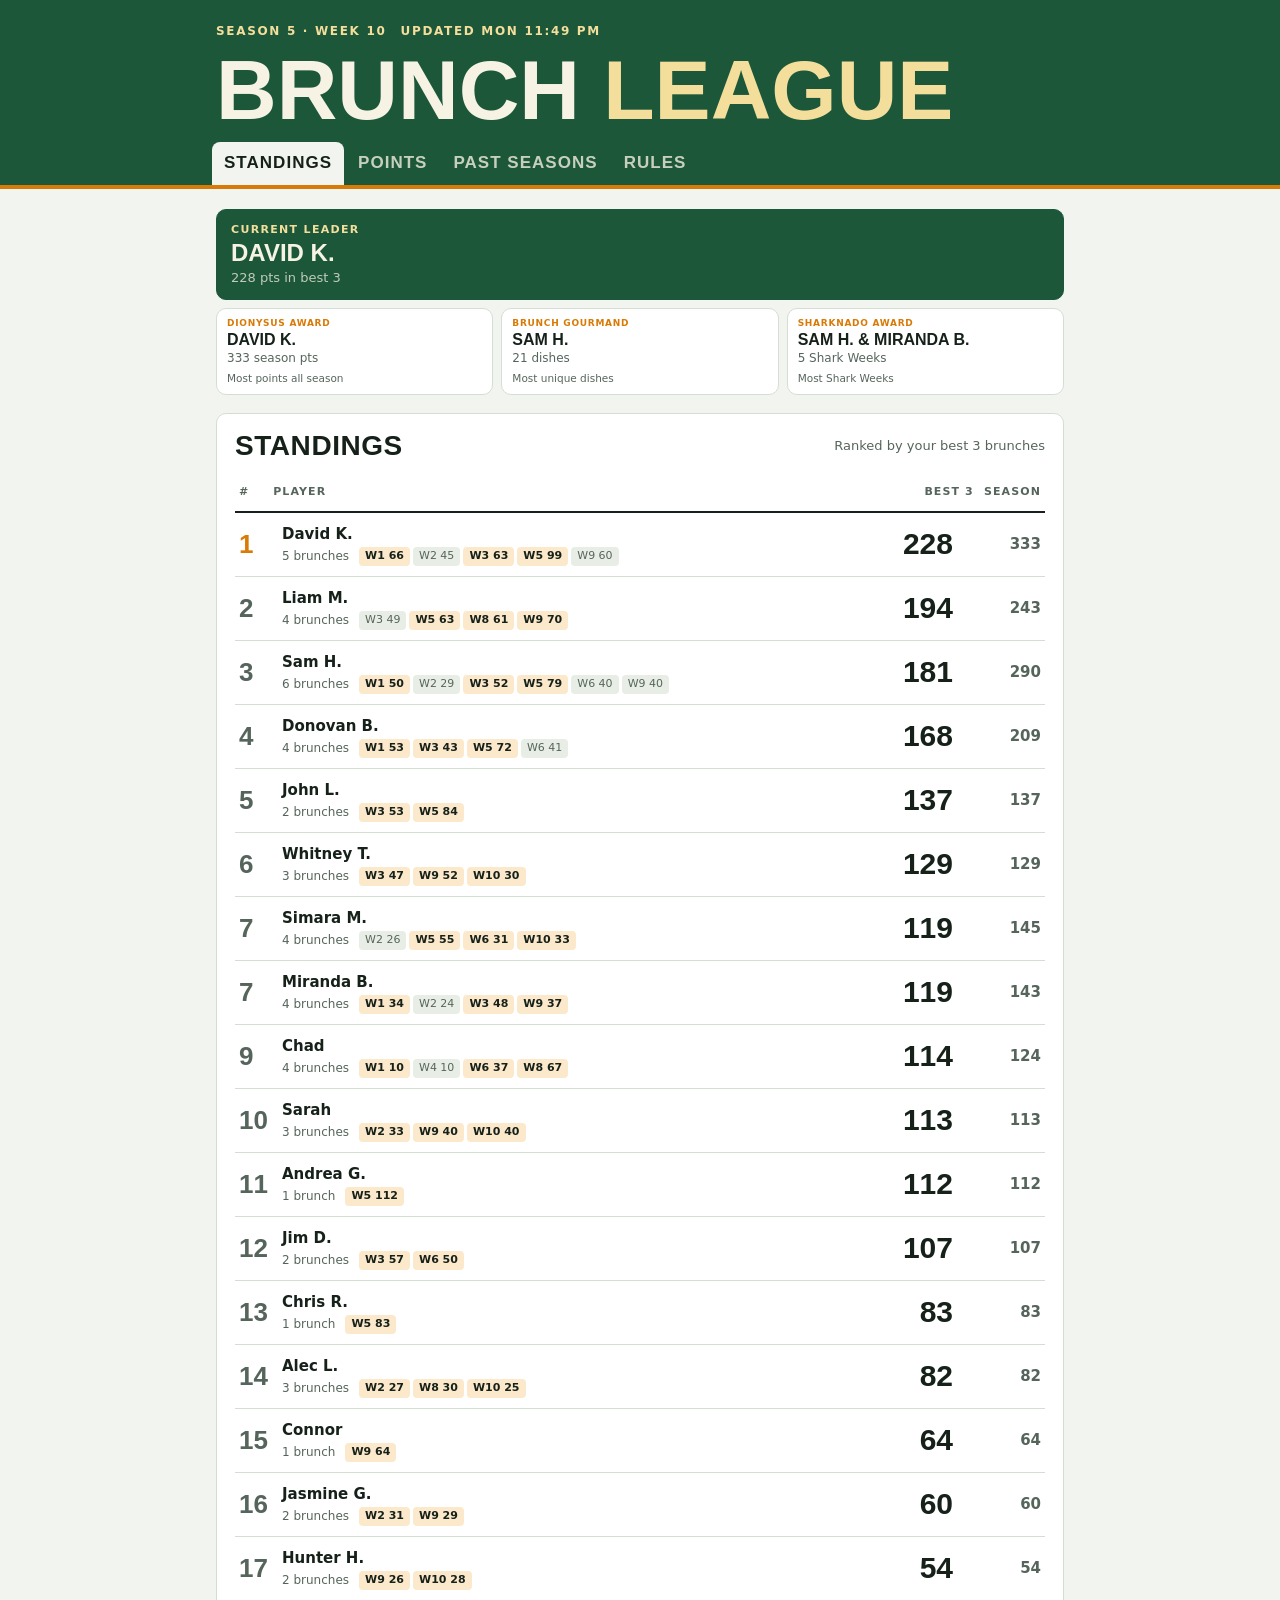
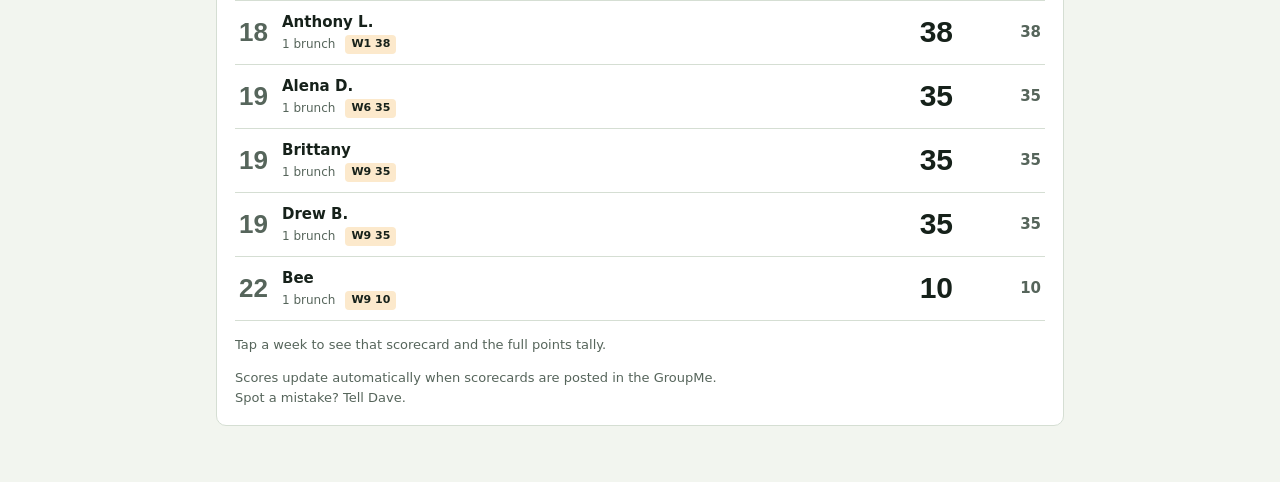
<file: index.html>
<!doctype html>
<html lang="en">
<head>
<meta charset="utf-8">
<meta name="viewport" content="width=device-width, initial-scale=1, viewport-fit=cover">
<meta name="robots" content="noindex, nofollow">
<meta http-equiv="Content-Security-Policy" content="default-src 'none'; script-src 'self' 'unsafe-inline'; style-src 'self' 'unsafe-inline' https://fonts.googleapis.com; font-src https://fonts.gstatic.com; img-src 'self' data:; connect-src 'self'; base-uri 'none'; form-action 'none'">
<meta name="referrer" content="no-referrer">
<title>Brunch League</title>
<meta name="description" content="Brunch League DC live standings">
<link rel="icon" href="data:image/svg+xml,<svg xmlns='http://www.w3.org/2000/svg' viewBox='0 0 100 100'><text y='.9em' font-size='90'>🥂</text></svg>">
<link rel="preconnect" href="https://fonts.googleapis.com">
<link rel="preconnect" href="https://fonts.gstatic.com" crossorigin>
<link href="https://fonts.googleapis.com/css2?family=Big+Shoulders+Display:wght@700;900&family=DM+Sans:opsz,wght@9..40,400;9..40,500;9..40,700&display=swap" rel="stylesheet">
<style>
/* Layout: a turf-green scoreboard band (title, update status, tabs) over one readable column of panels. */
:root {
  --bg: #F2F5EF; --surface: #FFFFFF; --surface-2: #E8EEE6; --ink: #16211A; --muted: #56655B; --line: #D5DED3;
  --turf: #1D573A; --on-turf: #F7F3E4; --champagne: #F4DE9C; --mimosa: #D97A06; --mimosa-soft: #FCE9CC;
  --yellow: #E2B000; --red: #C42238;
  --display: "Big Shoulders Display", "Arial Narrow", Impact, sans-serif;
  --body: "DM Sans", system-ui, -apple-system, "Segoe UI", sans-serif;
  --radius: 10px;
  color-scheme: light;
}
@media (prefers-color-scheme: dark) {
  :root {
    --bg: #0E1611; --surface: #16211A; --surface-2: #1D2A21; --ink: #ECF2EA; --muted: #9CAFA1; --line: #2A3A2F;
    --turf: #143D28; --mimosa: #FFAA3B; --mimosa-soft: #3A2A12; --yellow: #F2C531; --red: #FF5D72;
    color-scheme: dark;
  }
}
* { box-sizing: border-box; }
html { background: var(--bg); }
body::before { content: ""; display: block; height: env(safe-area-inset-top, 0px); background: var(--turf); }
body { margin: 0; background: var(--bg); color: var(--ink); font: 15px/1.5 var(--body); min-height: 100vh; }
button { font: inherit; color: inherit; }
:focus-visible { outline: 3px solid var(--mimosa); outline-offset: 2px; }
.num { font-variant-numeric: tabular-nums; }
[hidden] { display: none !important; }

.band { background: var(--turf); color: var(--on-turf); border-bottom: 4px solid var(--mimosa); }
.band-inner, .wrap {
  max-width: 880px; margin: 0 auto;
  padding-left: max(16px, env(safe-area-inset-left, 0px));
  padding-right: max(16px, env(safe-area-inset-right, 0px));
}
.band-inner { padding-block: 22px 0; display: grid; gap: 14px; }
.eyebrow { font-weight: 700; font-size: 12px; letter-spacing: .14em; text-transform: uppercase; color: var(--champagne); display: flex; flex-wrap: wrap; gap: 6px 14px; }
h1 { margin: 0; font: 900 clamp(44px, 11vw, 84px)/.88 var(--display); text-transform: uppercase; }
h1 span { color: var(--champagne); }
.tabs { display: flex; gap: 2px; overflow-x: auto; margin-inline: -4px; scrollbar-width: none; }
.tabs button {
  border: 0; background: transparent; color: var(--on-turf); opacity: .78; cursor: pointer;
  font: 700 17px/1 var(--display); letter-spacing: .06em; text-transform: uppercase;
  padding: 12px 12px 14px; border-radius: 8px 8px 0 0; white-space: nowrap;
}
.tabs button[aria-selected="true"] { opacity: 1; background: var(--bg); color: var(--ink); }

main.wrap { padding-block: 20px 56px; display: grid; gap: 18px; }
.panel { background: var(--surface); border: 1px solid var(--line); border-radius: var(--radius); padding: 18px; display: grid; gap: 14px; min-width: 0; }
h2 { margin: 0; font: 900 28px/1 var(--display); text-transform: uppercase; letter-spacing: .02em; }
.sub { color: var(--muted); margin: 0; max-width: 62ch; }
.row { display: flex; flex-wrap: wrap; gap: 10px; align-items: center; }
.spread { justify-content: space-between; }
.empty { text-align: center; padding: 28px 12px; color: var(--muted); }
.notice { border-radius: 8px; padding: 10px 12px; background: var(--mimosa-soft); margin: 0; }

.awards { display: grid; grid-template-columns: repeat(auto-fit, minmax(190px, 1fr)); gap: 10px; }
.award { border: 1px solid var(--line); border-radius: var(--radius); padding: 12px 14px; display: grid; gap: 2px; background: var(--surface); }
.award .k { font-size: 11px; font-weight: 700; letter-spacing: .12em; text-transform: uppercase; color: var(--mimosa); }
.award .who { font: 900 24px/1.05 var(--display); text-transform: uppercase; overflow-wrap: anywhere; }
.award .why { font-size: 13px; color: var(--muted); }
.award.champ { background: var(--turf); border-color: var(--turf); color: var(--on-turf); }
.award.champ .k { color: var(--champagne); }
.award.champ .why { color: color-mix(in srgb, var(--on-turf) 75%, transparent); }
#awards { grid-template-columns: repeat(3, minmax(0, 1fr)); gap: 8px; }
#awards .award.champ { grid-column: 1 / -1; }
#awards .award:not(.champ) { display: flex; flex-direction: column; gap: 1px; padding: 8px 10px; }
#awards .award:not(.champ) .k { font-size: 9px; letter-spacing: .08em; }
#awards .award:not(.champ) .who { font-size: 16px; }
#awards .award:not(.champ) .why { font-size: 12px; margin-bottom: 0; }
#awards .award .desc { margin-top: auto; padding-top: 4px; font-size: 10.5px; line-height: 1.3; color: var(--muted); }

.board-head, .board-row { display: grid; grid-template-columns: 2.2em minmax(0, 1fr) 5.2em 5.2em; gap: 10px; align-items: center; padding: 10px 4px; }
.board-head { font-size: 11px; font-weight: 700; letter-spacing: .1em; text-transform: uppercase; color: var(--muted); border-bottom: 2px solid var(--ink); }
.r { text-align: right; }
.board-row { border-bottom: 1px solid var(--line); }
.rank { font: 900 26px/1 var(--display); color: var(--muted); }
.board-row.first .rank { color: var(--mimosa); }
.pname { font-weight: 700; overflow-wrap: anywhere; }
.pmeta { font-size: 12px; color: var(--muted); display: flex; flex-wrap: wrap; gap: 4px 10px; align-items: center; }
.top3 { font: 900 30px/1 var(--display); text-align: right; }
.season { font-weight: 700; text-align: right; color: var(--muted); }
.wk { font-size: 11px; padding: 1px 6px; border-radius: 4px; background: var(--surface-2); color: var(--muted); }
.wk.best { background: var(--mimosa-soft); color: var(--ink); font-weight: 700; }
.weeks-strip { display: flex; gap: 3px; flex-wrap: wrap; }
.card-chip { display: inline-block; width: 10px; height: 14px; border-radius: 2px; vertical-align: -2px; }
.card-chip.y { background: var(--yellow); } .card-chip.r { background: var(--red); }

.weekpick { display: flex; gap: 6px; flex-wrap: wrap; }
.weekpick button { border: 1.5px solid var(--line); background: var(--surface); border-radius: 999px; padding: 6px 12px; font-weight: 700; cursor: pointer; }
.weekpick button[aria-pressed="true"] { background: var(--ink); color: var(--bg); border-color: var(--ink); }
.week-row { display: grid; grid-template-columns: minmax(0, 1fr) auto; gap: 12px; align-items: center; padding: 10px 0; border-bottom: 1px solid var(--line); }
.week-row .pts { font: 900 26px/1 var(--display); }
.chips { display: flex; flex-wrap: wrap; gap: 4px; }
.chip { font-size: 12px; padding: 1px 8px; border-radius: 999px; background: var(--surface-2); color: var(--muted); }
.chip.bonus { background: var(--mimosa-soft); color: var(--ink); }

.rules { display: grid; grid-template-columns: repeat(auto-fit, minmax(min(100%, 340px), 1fr)); gap: 18px; align-items: start; }
.rule-block { border: 1px solid var(--line); border-radius: var(--radius); overflow: hidden; }
.rule-block h3 { margin: 0; font: 900 20px/1 var(--display); text-transform: uppercase; letter-spacing: .03em; padding: 12px 14px; background: var(--surface-2); }
.rule-list { list-style: none; margin: 0; padding: 0; }
.rule-list li { display: flex; justify-content: space-between; align-items: center; gap: 12px; padding: 10px 14px; border-top: 1px solid var(--line); }
.rule-list .what { min-width: 0; display: grid; line-height: 1.3; }
.rule-list .what small { color: var(--muted); font-size: 12.5px; }
.pts-pill { flex: none; min-width: 3.4em; text-align: center; font: 900 18px/1 var(--display); padding: 6px 8px; border-radius: 6px; background: var(--mimosa-soft); font-variant-numeric: tabular-nums; }
.pts-pill.neg { background: color-mix(in srgb, var(--red) 16%, var(--surface)); color: var(--red); }
.pts-pill.card { display: inline-flex; align-items: center; gap: 6px; background: var(--surface-2); font-size: 15px; }
.rule-notes { margin: 0; padding: 12px 14px 14px 32px; border-top: 1px solid var(--line); display: grid; gap: 6px; }

.past-row { display: grid; grid-template-columns: 2.2em minmax(0, 1fr) 5.2em; gap: 10px; align-items: center; padding: 8px 4px; border-bottom: 1px solid var(--line); }
.past-row .rank { font-size: 22px; }
.past-row.first .rank { color: var(--mimosa); }
.past-row .top3 { font-size: 24px; }
details.before summary { cursor: pointer; font-weight: 700; padding: 6px 0; }
.past-weeks { display: grid; gap: 10px; border-top: 1px solid var(--line); padding-top: 14px; }
.past-weeks .week-row .pts { font: 900 24px/1 var(--display); }
.past-h { margin: 0; font: 900 20px/1 var(--display); text-transform: uppercase; letter-spacing: .03em; }
details.before[open] summary { margin-bottom: 6px; }

button.wk { border: 0; font: inherit; font-size: 11px; cursor: pointer; }
button.wk:hover, button.wk:focus-visible { outline: 2px solid var(--mimosa); outline-offset: 1px; }
button.week-row { width: 100%; border: 0; border-bottom: 1px solid var(--line); background: none; color: inherit; font: inherit; text-align: left; cursor: pointer; }
button.week-row:hover { background: var(--surface-2); }
.hint { font-size: 13px; color: var(--muted); margin: 0; }
.hint a { color: var(--ink); font-weight: 700; }

dialog.detail { border: 0; border-radius: var(--radius); padding: 0; width: min(640px, calc(100vw - 24px)); max-height: calc(100dvh - 24px); background: var(--surface); color: var(--ink); box-shadow: 0 20px 60px rgba(0,0,0,.35); }
dialog.detail::backdrop { background: rgba(10, 20, 14, .6); }
.detail-head { position: sticky; top: 0; display: flex; justify-content: space-between; align-items: start; gap: 12px; padding: 16px 18px 12px; background: var(--surface); border-bottom: 1px solid var(--line); }
.detail-head h3 { margin: 0; font: 900 26px/1 var(--display); text-transform: uppercase; }
.detail-head .sub { font-size: 13px; }
.detail-close { flex: none; border: 1.5px solid var(--line); background: var(--surface); color: inherit; border-radius: 999px; width: 36px; height: 36px; font-size: 20px; line-height: 1; cursor: pointer; }
.detail-body { padding: 14px 18px 18px; display: grid; gap: 14px; }
.card-photos { display: grid; gap: 8px; }
.card-photos a { display: block; border-radius: 8px; overflow: hidden; background: var(--surface-2); }
.card-photos img { display: block; width: 100%; height: auto; max-height: 60dvh; object-fit: contain; }
.tally { width: 100%; border-collapse: collapse; font-variant-numeric: tabular-nums; }
.tally td { padding: 7px 4px; border-bottom: 1px solid var(--line); vertical-align: top; }
.tally td.how { color: var(--muted); font-size: 13px; }
.tally td.pts { text-align: right; font-weight: 700; white-space: nowrap; }
.tally tr.adj td { color: var(--red); }
.tally tr.total td { border-bottom: 0; border-top: 2px solid var(--ink); font: 900 22px/1.1 var(--display); padding-top: 10px; }

@media (max-width: 520px) {
  .board-head, .board-row { grid-template-columns: 1.8em minmax(0, 1fr) 4.2em; }
  .season-h, .season { display: none; }
}
</style>
</head>
<body>
<header class="band">
  <div class="band-inner">
    <div class="eyebrow"><span id="seasonLabel">Season 5</span><span id="updated">Loading…</span></div>
    <h1>Brunch <span>League</span></h1>
    <nav class="tabs" role="tablist" aria-label="Sections">
      <button role="tab" id="tab-standings" data-tab="standings" aria-selected="true">Standings</button>
      <button role="tab" id="tab-weeks" data-tab="weeks" aria-selected="false">Points</button>
      <button role="tab" id="tab-past" data-tab="past" aria-selected="false">Past seasons</button>
      <button role="tab" id="tab-rules" data-tab="rules" aria-selected="false">Rules</button>
    </nav>
  </div>
</header>

<main class="wrap">
  <p class="notice" id="loadError" hidden>Couldn't load the scores. Check your connection and refresh.</p>

  <section id="view-standings" style="display:grid;gap:18px">
    <div class="awards" id="awards"></div>
    <div class="panel">
      <div class="row spread"><h2>Standings</h2><span class="sub" style="font-size:13px">Ranked by your best 3 brunches</span></div>
      <div id="board"><p class="empty">Loading standings…</p></div>
      <p class="hint">Tap a week to see that scorecard and the full points tally.</p>
      <p class="sub" style="font-size:13px">Scores update automatically when scorecards are posted in the GroupMe. Spot a mistake? Tell Dave.</p>
    </div>
  </section>

  <section id="view-weeks" hidden>
    <div class="panel">
      <h2>Points by week</h2>
      <p class="hint">Tap anyone's score to see their scorecard and how every point was counted.</p>
      <div class="weekpick" id="weekPick" role="group" aria-label="Week"></div>
      <div id="weekList"></div>
    </div>
  </section>

  <section id="view-past" style="display:grid;gap:18px" hidden>
    <div class="awards" id="champs"></div>
    <div id="pastList" style="display:grid;gap:18px"><p class="empty">Loading past seasons…</p></div>
  </section>

  <section id="view-rules" hidden>
    <div class="panel">
      <h2>How points work</h2>
      <p class="sub">Only your top 3 brunches count toward Champion. Every brunch counts toward the Dionysus Award.</p>
      <div class="rules">
        <div class="rule-block">
          <h3>Scoring</h3>
          <ul class="rule-list">
            <li><span class="what">Show up</span><span class="pts-pill">+8</span></li>
            <li><span class="what">RSVP yes by the deadline<small>and arrive on time</small></span><span class="pts-pill">+5</span></li>
            <li><span class="what">Organize the brunch<small>pick the place and send the Partiful</small></span><span class="pts-pill">+10</span></li>
            <li><span class="what">Referral<small>each new player you bring to the league</small></span><span class="pts-pill">+10</span></li>
            <li><span class="what">Drink<small>any non-shot drink</small></span><span class="pts-pill">+1</span></li>
            <li><span class="what">Shot</span><span class="pts-pill">+2</span></li>
            <li><span class="what">Buy someone a shot<small>with consent, max 5 a week</small></span><span class="pts-pill">+1</span></li>
            <li><span class="what">First dish</span><span class="pts-pill">+5</span></li>
            <li><span class="what">Each extra dish</span><span class="pts-pill">+1</span></li>
            <li><span class="what">Shark Week</span><span class="pts-pill">+2</span></li>
            <li><span class="what">Holy Grail<small>Shark Week everyone at brunch</small></span><span class="pts-pill">+15</span></li>
            <li><span class="what">Each bar after brunch</span><span class="pts-pill">+2</span></li>
          </ul>
        </div>
        <div style="display:grid;gap:18px">
          <div class="rule-block">
            <h3>Penalties</h3>
            <ul class="rule-list">
              <li><span class="what">Miss your reservation</span><span class="pts-pill card"><span class="card-chip y"></span>Yellow</span></li>
              <li><span class="what">Second yellow card<small>and half points the following week</small></span><span class="pts-pill neg">−10</span></li>
              <li><span class="what">More than 30 min late<small>no attendance or RSVP points</small></span><span class="pts-pill neg">+0</span></li>
              <li><span class="what">Kicked out of a bar</span><span class="pts-pill neg">−50</span></li>
            </ul>
          </div>
          <div class="rule-block">
            <h3>Awards</h3>
            <ul class="rule-list">
              <li><span class="what">Brunch League Champion<small>most points across your best 3 brunches</small></span></li>
              <li><span class="what">Dionysus Award<small>most total points all season</small></span></li>
              <li><span class="what">Brunch Gourmand<small>most dishes</small></span></li>
              <li><span class="what">Sharknado Award<small>most Shark Weeks</small></span></li>
            </ul>
          </div>
        </div>
        <div class="rule-block">
          <h3>Shark Week</h3>
          <ol class="rule-notes">
            <li>Yell "Shark Week!" and finish someone's unattended bottomless drink.</li>
            <li>A drink is fair game after 1 minute without a sip.</li>
            <li>It's safe if the owner is touching it or has said they're leaving the table.</li>
            <li>Bottomless only. After bottomless ends, it doesn't count.</li>
            <li>An illegal Shark Week scores 0, and the victim keeps their drink point.</li>
            <li>Collusion is illegal. If in doubt, ask Chad.</li>
          </ol>
        </div>
        <div class="rule-block">
          <h3>After brunch</h3>
          <ol class="rule-notes">
            <li>Brunch ends at midnight, or when fewer than 3 people are still together at a bar.</li>
            <li>Events like birthdays or a volo player party are exceptions.</li>
            <li>The playoff finale is worth more points.</li>
          </ol>
        </div>
      </div>
    </div>
  </section>
</main>

<dialog class="detail" id="detail" aria-labelledby="detailTitle">
  <div class="detail-head">
    <div style="display:grid;gap:4px;min-width:0"><h3 id="detailTitle"></h3><p class="sub" id="detailSub"></p></div>
    <button class="detail-close" id="detailClose" aria-label="Close">×</button>
  </div>
  <div class="detail-body" id="detailBody"></div>
</dialog>

<script>
(() => {
  const FIELDS = [
    ["rsvpOnTime", "RSVP on time", "bool"], ["organized", "organized", "bool"], ["referrals", "referral", "num"],
    ["late", "30+ min late", "bool"], ["drinks", "drinks", "num"], ["shots", "shots", "num"], ["shotsBought", "shots bought", "num"],
    ["dishes", "dishes", "num"], ["sharkWeeks", "Shark Weeks", "num"], ["holyGrail", "Holy Grail", "bool"],
    ["bars", "bars", "num"], ["yellowCards", "yellow cards", "num"], ["kickedOut", "kicked out", "bool"],
  ];
  const BONUS = new Set(["organized", "referrals", "holyGrail"]);
  // FIELDS labels are plural except "referral"; this gives the right form for a count.
  const ONE = { drinks: "drink", shots: "shot", "shots bought": "shot bought", dishes: "dish", "Shark Weeks": "Shark Week", bars: "bar", "yellow cards": "yellow card" };
  const plural = (label, count) => count === 1 ? (ONE[label] || label) : label === "referral" ? "referrals" : label;
  const n = v => Math.max(0, Math.round(Number(v) || 0));

  // One line per scoring rule: [what, how it was counted, points]. basePoints is their sum.
  function tallyLines(c) {
    const L = [], each = (k, label, per) => { const v = n(c[k]); if (v) L.push([label, `${v} × ${per}`, v * per]); };
    if (c.attended) L.push(c.late ? ["Showed up", "30+ min late: no attendance or RSVP points", 0] : ["Showed up", "", 8]);
    if (c.rsvpOnTime && !c.late) L.push(["RSVP'd yes by the deadline", "", 5]);
    if (c.organized) L.push(["Organized the brunch", "sent the Partiful", 10]);
    each("referrals", "Referrals", 10);
    each("drinks", "Drinks", 1);
    each("shots", "Shots", 2);
    const bought = n(c.shotsBought);
    if (bought) L.push(["Shots bought for others", bought > 5 ? `${bought}, max 5 count` : `${bought} × 1`, Math.min(bought, 5)]);
    const dishes = n(c.dishes);
    if (dishes) L.push(["Dishes", dishes === 1 ? "first dish" : `first dish 5 + ${dishes - 1} extra × 1`, 5 + dishes - 1]);
    each("sharkWeeks", "Shark Weeks", 2);
    if (c.holyGrail) L.push(["Holy Grail", "", 15]);
    each("bars", "Bars after brunch", 2);
    if (n(c.yellowCards)) L.push(["Yellow cards", `${n(c.yellowCards)} (every 2nd is a red card)`, 0]);
    if (c.kickedOut) L.push(["Kicked out of a bar", "", -50]);
    return L;
  }
  const basePoints = c => tallyLines(c).reduce((t, l) => t + l[2], 0);
  const fmt = x => (Math.round(x * 10) / 10).toLocaleString(undefined, { maximumFractionDigits: 1 });

  let data = null, tab = "standings", week = null;
  const $ = id => document.getElementById(id);
  function h(tag, attrs = {}, ...kids) {
    const el = document.createElement(tag);
    for (const [k, v] of Object.entries(attrs)) {
      if (v == null || v === false) continue;
      if (k === "class") el.className = v; else if (k === "text") el.textContent = v;
      else if (k.startsWith("on")) el.addEventListener(k.slice(2), v); else el.setAttribute(k, v);
    }
    for (const kid of kids.flat()) if (kid != null && kid !== false) el.append(kid.nodeType ? kid : document.createTextNode(String(kid)));
    return el;
  }

  function season(pid) {
    const rows = data.scores.filter(s => s.player === pid).sort((a, b) => a.week - b.week);
    let yellows = 0, halfWeek = null, reds = 0;
    const weeks = rows.map(s => {
      const c = s.counts, mult = Number(data.brunches[s.week]?.multiplier) || 1, base = basePoints(c);
      let pts = base * mult; const notes = [], adj = [];
      if (mult !== 1) { notes.push("×" + mult + " finale"); adj.push([`Finale ×${mult}`, `${fmt(base)} × ${mult}`, pts - base]); }
      if (halfWeek === s.week) { notes.push("half points (red card)"); adj.push(["Half points", "red card the week before", -pts / 2]); pts /= 2; }
      const before = Math.floor(yellows / 2); yellows += n(c.yellowCards);
      const newReds = Math.floor(yellows / 2) - before;
      if (newReds > 0) { pts -= 10 * newReds; reds += newReds; halfWeek = s.week + 1; notes.push("red card −10"); adj.push(["Red card", "second yellow", -10 * newReds]); }
      return { week: s.week, pts, notes, adj, c, s };
    });
    const best = [...weeks].sort((a, b) => b.pts - a.pts).slice(0, 3);
    const sum = a => a.reduce((t, w) => t + w.pts, 0);
    return { weeks, best: new Set(best.map(w => w.week)), top3: sum(best), total: sum(weeks),
      dishes: weeks.reduce((t, w) => t + n(w.c.dishes), 0), sharks: weeks.reduce((t, w) => t + n(w.c.sharkWeeks), 0),
      yellowsOpen: yellows % 2, reds };
  }

  function renderStandings() {
    const table = Object.entries(data.players).map(([id, p]) => ({ id, name: p.name, s: season(id) })).filter(r => r.s.weeks.length)
      .sort((a, b) => b.s.top3 - a.s.top3 || b.s.total - a.s.total);
    const leader = (key, label) => {
      const max = Math.max(0, ...table.map(r => r.s[key]));
      if (max <= 0) return { who: "—", why: "Nobody yet" };
      return { who: table.filter(r => r.s[key] === max).map(r => r.name).join(" & "), why: `${fmt(max)} ${label}` };
    };
    $("awards").replaceChildren(...[
      ["Current Leader", leader("top3", "pts in best 3"), "", true],
      ["Dionysus Award", leader("total", "season pts"), "Most points all season"],
      ["Brunch Gourmand", leader("dishes", "dishes"), "Most unique dishes"],
      ["Sharknado Award", leader("sharks", "Shark Weeks"), "Most Shark Weeks"],
    ].map(([k, v, desc, champ]) => h("div", { class: "award" + (champ ? " champ" : "") },
      h("span", { class: "k", text: k }), h("span", { class: "who", text: v.who }), h("span", { class: "why", text: v.why }),
      desc && h("span", { class: "desc", text: desc }))));

    const board = $("board");
    if (!table.length) { board.replaceChildren(h("p", { class: "empty", text: "No scores yet." })); return; }
    let rank = 0, prev = null;
    board.replaceChildren(
      h("div", { class: "board-head" }, h("span", { text: "#" }), h("span", { text: "Player" }), h("span", { class: "r", text: "Best 3" }), h("span", { class: "r season-h", text: "Season" })),
      ...table.map((r, i) => {
        if (r.s.top3 !== prev) rank = i + 1; prev = r.s.top3;
        return h("div", { class: "board-row" + (rank === 1 ? " first" : "") },
          h("span", { class: "rank num", text: rank }),
          h("div", { style: "min-width:0;display:grid;gap:2px" }, h("span", { class: "pname", text: r.name }),
            h("div", { class: "pmeta" },
              h("span", { text: `${r.s.weeks.length} brunch${r.s.weeks.length === 1 ? "" : "es"}` }),
              r.s.yellowsOpen ? h("span", {}, h("span", { class: "card-chip y" }), " 1 yellow") : null,
              r.s.reds ? h("span", {}, h("span", { class: "card-chip r" }), ` ${r.s.reds} red`) : null,
              h("span", { class: "weeks-strip" }, r.s.weeks.map(w => h("button", { class: "wk num" + (r.s.best.has(w.week) ? " best" : ""),
                "aria-label": `${r.name}, week ${w.week}: ${fmt(w.pts)} points. Show scorecard`, onclick: () => openDetail(r.id, w.week) }, `W${w.week} ${fmt(w.pts)}`))))),
          h("span", { class: "top3 num", text: fmt(r.s.top3) }),
          h("span", { class: "season num", text: fmt(r.s.total) }));
      }));
  }

  function renderWeeks() {
    const weeksWithScores = [...new Set(data.scores.map(s => s.week))].sort((a, b) => a - b);
    if (week == null) week = weeksWithScores[weeksWithScores.length - 1] ?? data.currentWeek;
    $("weekPick").replaceChildren(...Array.from({ length: Math.max(data.currentWeek, ...weeksWithScores) }, (_, i) => i + 1).map(w =>
      h("button", { "aria-pressed": String(w === week), onclick: () => { week = w; renderWeeks(); } }, `Week ${w}`)));
    const date = data.brunches[week]?.date;
    const hosts = (data.brunches[week]?.hosts || []).map(id => data.players[id]?.name).filter(Boolean);
    const about = [date && new Date(date + "T12:00").toLocaleDateString(undefined, { weekday: "long", month: "long", day: "numeric" }),
      data.brunches[week]?.finale && "Season finale", hosts.length && "Hosted by " + hosts.join(" & ")].filter(Boolean).join(" · ");
    const rows = Object.keys(data.players).map(id => ({ id, name: data.players[id].name, wk: season(id).weeks.find(x => x.week === week) }))
      .filter(r => r.wk).sort((a, b) => b.wk.pts - a.wk.pts);
    const list = $("weekList");
    if (!rows.length) { list.replaceChildren(h("p", { class: "empty", text: `No scores for week ${week} yet.` })); return; }
    list.replaceChildren(
      about ? h("p", { class: "sub", text: about }) : null,
      ...rows.map(r => {
        const c = r.wk.c;
        const chips = FIELDS.filter(([k, , t]) => t === "num" ? n(c[k]) > 0 : c[k]).map(([k, label, t]) =>
          h("span", { class: "chip" + (BONUS.has(k) ? " bonus" : ""), text: t === "num" ? `${n(c[k])} ${plural(label, n(c[k]))}` : label }));
        r.wk.notes.forEach(x => chips.push(h("span", { class: "chip", text: x })));
        if (!c.attended) chips.unshift(h("span", { class: "chip", text: "bonus only" }));
        return h("button", { class: "week-row", onclick: () => openDetail(r.id, week) },
          h("div", { style: "min-width:0;display:grid;gap:4px" }, h("span", { class: "pname", text: r.name }), h("div", { class: "chips" }, chips)),
          h("span", { class: "pts num", text: fmt(r.wk.pts) }));
      }));
  }

  function pastTable(list, withPts) {
    let rank = 0, prev = null;
    return list.map((r, i) => {
      if (!withPts || r.pts !== prev) rank = i + 1; prev = r.pts;
      return h("div", { class: "past-row" + (rank === 1 ? " first" : "") },
        h("span", { class: "rank num", text: rank }), h("span", { class: "pname", text: r.name }),
        h("span", { class: "top3 num", text: withPts && r.pts != null ? fmt(r.pts) : "" }));
    });
  }

  function renderPast(hist) {
    const seasons = [...hist.seasons].sort((a, b) => b.season - a.season);
    $("champs").replaceChildren(...seasons.map((s, i) => h("div", { class: "award" + (i === 0 ? " champ" : "") },
      h("span", { class: "k", text: `Season ${s.season} Champion` }), h("span", { class: "who", text: s.champion }), h("span", { class: "why", text: s.dates }))));
    $("pastList").replaceChildren(...seasons.map(s => {
      const withPts = s.final.some(r => r.pts != null);
      return h("div", { class: "panel" },
        h("div", { class: "row spread" }, h("h2", { text: `Season ${s.season}` }), h("span", { class: "sub", style: "font-size:13px", text: s.dates })),
        h("div", {}, pastTable(s.final, withPts)),
        s.note ? h("p", { class: "sub", style: "font-size:13px", text: s.note }) : null,
        s.before ? h("details", { class: "before" }, h("summary", { text: s.beforeNote || "Before the finale" }), pastTable(s.before, true)) : null,
        (() => { const box = h("div", { class: "past-weeks" }); pastWeeks(s, box); return box; })());
    }));
  }

  async function loadPast() {
    try {
      const r = await fetch("data/history.json?t=" + Date.now(), { cache: "no-store" });
      if (!r.ok) throw new Error(r.status);
      renderPast(await r.json());
    } catch (e) { $("pastList").replaceChildren(h("p", { class: "empty", text: "Couldn't load past seasons. Refresh to try again." })); }
  }
  loadPast();

  const safeSrc = src => /^cards\/[\w\/-]+\.jpg$/.test(src);
  const photos = (srcs, alt) => h("div", { class: "card-photos" }, srcs.map((src, i) => h("a", { href: src, target: "_blank", rel: "noopener" },
    h("img", { src, alt: alt + (srcs.length > 1 ? ` (photo ${i + 1})` : ""), loading: "lazy" }))));
  const weekName = label => /^\d+[ab]?$/.test(label) ? `Week ${label}` : label;

  function showDetail(title, sub, ...body) {
    $("detailTitle").textContent = title;
    $("detailSub").textContent = sub;
    $("detailBody").replaceChildren(...body.filter(Boolean));
    const dlg = $("detail");
    if (!dlg.open) dlg.showModal();
    dlg.scrollTop = 0;
  }

  function openDetail(pid, wk) {
    const w = season(pid).weeks.find(x => x.week === wk);
    if (!w) return;
    const date = data.brunches[wk]?.date;
    const cards = (w.s.cards || []).filter(safeSrc);
    const lines = tallyLines(w.c);
    showDetail(data.players[pid].name,
      `Season ${data.season} · Week ${wk}` + (date ? " · " + new Date(date + "T12:00").toLocaleDateString(undefined, { month: "long", day: "numeric" }) : ""),
      cards.length ? photos(cards, `${data.players[pid].name}'s week ${wk} scorecard`)
        : h("p", { class: "notice", text: w.c.attended ? "No photo of this card yet." : "No card: bonus points only (organizer or referral)." }),
      cards.length > 1 ? h("p", { class: "hint", text: "This card shows up in more than one photo. Tap a photo to open it full size." })
        : cards.length ? h("p", { class: "hint", text: "Tap the photo to open it full size. Several cards can share one photo." }) : null,
      h("table", { class: "tally" }, h("tbody", {},
        lines.length ? lines.map(([what, how, pts]) => h("tr", {}, h("td", { text: what }), h("td", { class: "how", text: how }), h("td", { class: "pts", text: (pts > 0 ? "+" : "") + fmt(pts) })))
          : h("tr", {}, h("td", { colspan: 3, class: "how", text: "Nothing recorded." })),
        w.adj.map(([what, how, pts]) => h("tr", { class: pts < 0 ? "adj" : "" }, h("td", { text: what }), h("td", { class: "how", text: how }), h("td", { class: "pts", text: (pts > 0 ? "+" : "−") + fmt(Math.abs(pts)) }))),
        h("tr", { class: "total" }, h("td", { colspan: 2, text: "Total" }), h("td", { class: "pts num", text: fmt(w.pts) })))),
      w.s.notes ? h("p", { class: "hint", text: "Scorer's note: " + w.s.notes }) : null,
      h("p", { class: "hint", text: "Count looks wrong? Tell Dave and it gets fixed." }));
  }

  // Past seasons: Chad's posted weekly totals plus whatever card photos made it to the GroupMe.
  function pastPeople(w) {
    const people = new Map();
    for (const r of w.results || []) people.set(r.name, { name: r.name, pts: r.pts, cards: [] });
    for (const c of w.cards || []) for (const name of c.names) {
      if (!people.has(name)) people.set(name, { name, pts: null, cards: [] });
      people.get(name).cards.push(c);
    }
    return [...people.values()].sort((a, b) => (b.pts ?? -Infinity) - (a.pts ?? -Infinity) || a.name.localeCompare(b.name));
  }

  function openPastDetail(s, w, p) {
    const srcs = p.cards.map(c => c.src).filter(safeSrc);
    const others = [...new Set(p.cards.flatMap(c => c.names))].filter(n => n !== p.name);
    showDetail(p.name, `Season ${s.season} · ${weekName(w.week)}`,
      srcs.length ? photos(srcs, `${p.name}'s ${weekName(w.week)} scorecard`) : h("p", { class: "notice", text: "No photo of this card was posted in the GroupMe." }),
      srcs.length ? h("p", { class: "hint", text: "Tap a photo to open it full size." + (others.length ? ` This photo also shows ${others.join(", ")}`.replace(/\.?$/, ".") : "") }) : null,
      h("table", { class: "tally" }, h("tbody", {},
        h("tr", { class: "total" }, h("td", { colspan: 2, text: "Week total" }),
          h("td", { class: "pts num", text: p.pts == null ? "—" : fmt(p.pts) })))),
      h("p", { class: "hint", text: p.pts == null ? "Chad didn't post points for this week. They'll be added from his season spreadsheet."
        : "Official total from Chad's weekly results. The line-by-line tally gets added once Chad shares his season spreadsheet." }),
      w.resultsImage && safeSrc(w.resultsImage) ? h("p", { class: "hint" }, h("a", { href: w.resultsImage, target: "_blank", rel: "noopener", text: "See Chad's posted results for this week" })) : null);
  }

  const pastPick = {};
  function pastWeeks(s, box) {
    const weeks = s.weeks || [];
    if (!weeks.length) return box.replaceChildren();
    const label = pastPick[s.season] ??= weeks[0].week;
    const w = weeks.find(x => x.week === label);
    const people = pastPeople(w);
    box.replaceChildren(...[
      h("h3", { class: "past-h", text: "Week by week" }),
      h("div", { class: "weekpick", role: "group", "aria-label": `Season ${s.season} week` }, weeks.map(x =>
        h("button", { "aria-pressed": String(x.week === label), onclick: () => { pastPick[s.season] = x.week; pastWeeks(s, box); } }, weekName(x.week)))),
      w.winner ? h("p", { class: "sub", text: "Winner: " + w.winner }) : null,
      w.note ? h("p", { class: "hint", text: w.note }) : null,
      people.length ? h("div", {}, people.map(p => h("button", { class: "week-row", onclick: () => openPastDetail(s, w, p) },
          h("div", { style: "min-width:0;display:grid;gap:4px" }, h("span", { class: "pname", text: p.name }),
            h("div", { class: "chips" }, p.cards.length ? h("span", { class: "chip bonus", text: "card photo" }) : h("span", { class: "chip", text: "no photo" }))),
          h("span", { class: "pts num", text: p.pts == null ? "—" : fmt(p.pts) }))))
        : h("p", { class: "empty", text: "Only the winner was posted for this week." }),
      !w.results && people.length ? h("p", { class: "hint", text: "Points for this week weren't posted. Tap a name to see their card." }) : null].filter(Boolean));
  }
  $("detailClose").addEventListener("click", () => $("detail").close());
  $("detail").addEventListener("click", e => { if (e.target === $("detail")) $("detail").close(); });

  const TABS = ["standings", "weeks", "past", "rules"];
  function show(t) {
    tab = TABS.includes(t) ? t : "standings";
    for (const name of TABS) { $("view-" + name).hidden = name !== tab; $("tab-" + name).setAttribute("aria-selected", String(name === tab)); }
    if (location.hash.slice(1) !== tab) history.replaceState(null, "", "#" + tab);
  }
  document.querySelectorAll(".tabs button").forEach(b => b.addEventListener("click", () => show(b.dataset.tab)));
  show(location.hash.slice(1));

  async function load() {
    try {
      const r = await fetch("data/league.json?t=" + Date.now(), { cache: "no-store" });
      if (!r.ok) throw new Error(r.status);
      data = await r.json();
      $("loadError").hidden = true;
      const finale = Object.keys(data.brunches).find(w => data.brunches[w].finale);
      $("seasonLabel").textContent = `Season ${data.season} · Week ${data.currentWeek}` + (finale ? ` · Finale is week ${finale}` : "");
      $("updated").textContent = "Updated " + new Date(data.updated).toLocaleString(undefined, { weekday: "short", hour: "numeric", minute: "2-digit" });
      renderStandings(); renderWeeks();
    } catch (e) { if (!data) $("loadError").hidden = false; }
  }
  load();
  setInterval(load, 5 * 60 * 1000);
})();
</script>
</body>
</html>
</file>
